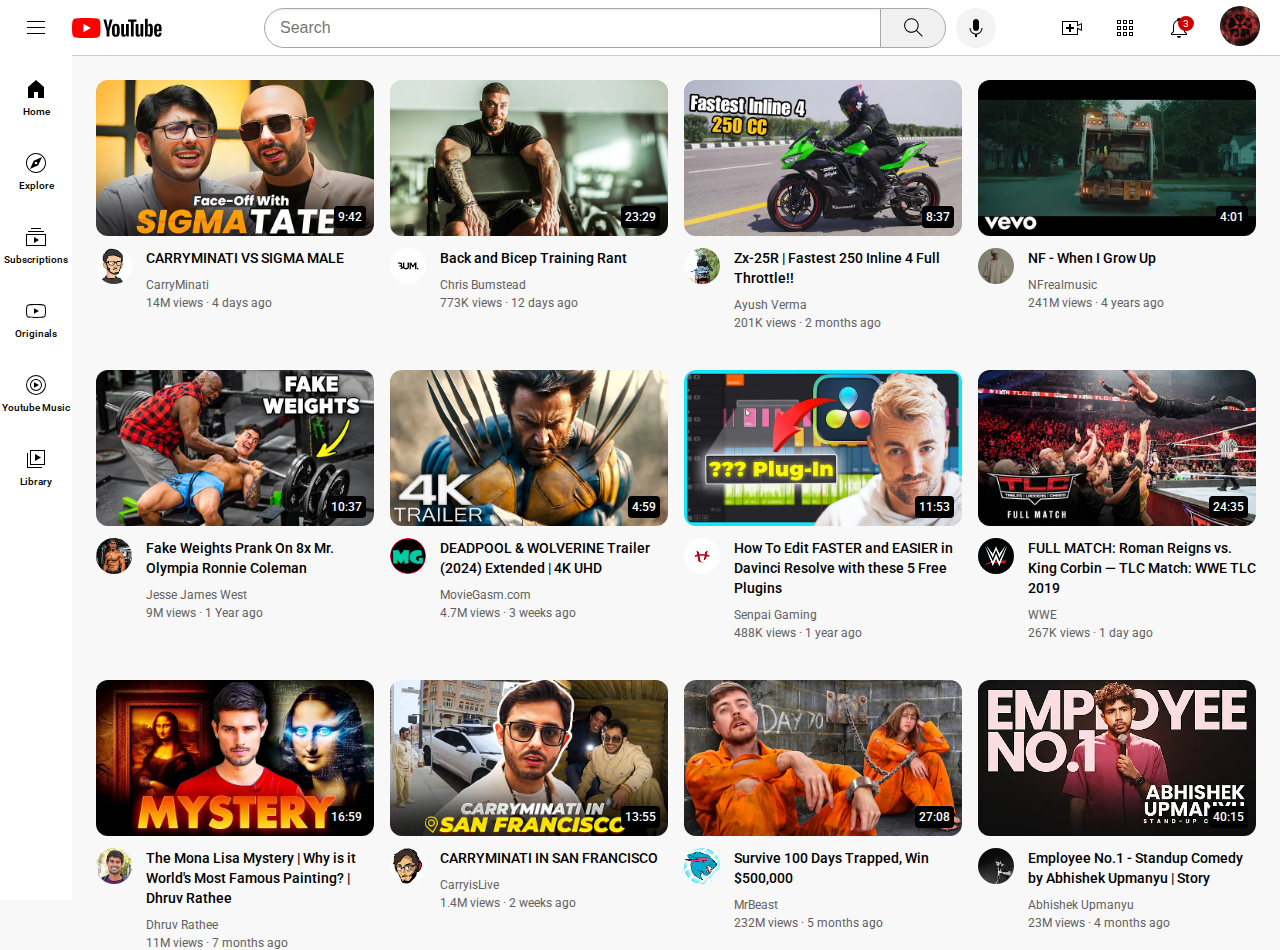
<file: index.html>
<!DOCTYPE html>
<html>
  <head>
    <meta charset="UTF-16">
    <meta name="viewport" content="width=device-width, initial-scale=1.0" />
    <link rel="icon" type="image/png" href="./icons/youtube.png">
    <title>Youtube</title>
    <link rel="preconnect" href="https://fonts.googleapis.com" />
    <link rel="preconnect" href="https://fonts.gstatic.com" crossorigin />
    <link
      href="https://fonts.googleapis.com/css2?family=Roboto:wght@400;500;700&display=swap"
      rel="stylesheet"
    />
    <link rel="stylesheet" href="styles/video.css">
    <link rel="stylesheet" href="styles/header.css">
    <link rel="stylesheet" href="styles/general.css">
    <link rel="stylesheet" href="styles/sidebar.css">
  </head>
  <body>
    <header class="header">
      <div class="left-section">
        <img class="hamberger-menu" src="icons/hamburger-menu.svg" alt="hamberger-menu">
        <img class="youtube-logo" src="icons/youtube-logo.svg" alt="youtube-logo">
      </div>
      <div class="middle-section">
        <input class="search-bar" placeholder="Search" type="text" />
        <button class="search-button">
          <img class="search-icon" src="icons/search.svg" alt="search-icon">
          <div class="tooltip">Search</div>
        </button>
        <button class="voice-search-button">
          <img class="voice-search-icon" src="icons/voice-search-icon.svg" alt="voice-search-icon">
          <div class="tooltip">Search with your voice</div>
        </button>
      </div>
      <div class="right-section">
        <div class="upload-icon-container">
          <img class="upload-icon" src="/icons/upload.svg" alt="" >
          <div class="tooltip">Upload</div>
        </div>
        <div class="youtube-apps-icon-container">
          <img src="/icons/youtube-apps.svg" alt="" class="youtube-apps-icon">
          <div class="tooltip">Youtube apps</div>
        </div>
        <div class="notification-icon-container">
          <img src="/icons/notifications.svg" alt="" class="notification-icon">
          <div class="notification-count">3</div>
          <div class="tooltip">Notifications</div>
        </div>
        <div class="profile-pic-container">
          <img src="/channel-pics/channels4_profile.jpg" alt="" class="current-profile-pic">
        </div>
      </div>
    </header>
    <nav class="sidebar">
      <div class="sidebar-link">
        <img class="home-icon" src="/icons/home.svg" alt="">
        <div>Home</div>
      </div>
      <div class="sidebar-link">
        <img class="explore-icon" src="/icons/explore.svg" alt="">
        <div>Explore</div>
      </div>
      <div class="sidebar-link">
        <img class="subscriptions-icon" src="/icons/subscriptions.svg" alt="">
        <div>Subscriptions</div>
      </div>
      <div class="sidebar-link">
        <img class="originals-icon" src="/icons/originals.svg" alt="">
        <div>Originals</div>
      </div>
      <div class="sidebar-link">
        <img class="youtube-music-icon" src="/icons/youtube-music.svg" alt="">
        <div>Youtube Music</div>
      </div>
      <div class="sidebar-link">
        <img class="library-icon" src="/icons/library.svg" alt="">
        <div>Library</div>
      </div>
    </nav>
    <main>
      <section class="video-grid">
        <div class="video-preview">
          <div class="thumbnail-box">
            <a href="https://www.youtube.com/watch?v=i2xxhRTs5Uc">
              <img class="thumbnail" src="/thumbnail/thumbnail-1.webp" />
            </a>
            <div class="video-time">9:42</div>
          </div>
          <div class="video-info-grid">
            <div class="channel-picture">
              <img class="profile-pic" src="/channel-pics/channel-1.jpeg" alt="" />
            </div>
            <div class="channel-info">
              <p class="video-title">
                CARRYMINATI VS SIGMA MALE
              </p>
              <p class="video-author">CarryMinati</p>
              <p class="video-stats">14M views &#183; 4 days ago</p>
            </div>
          </div>
        </div>
        <div class="video-preview">
          <div class="thumbnail-box">
            <a href="https://www.youtube.com/watch?v=Ea5KbgVDdWQ">
              <img class="thumbnail" src="/thumbnail/thumbnail-2.webp" />
            </a>
            <div class="video-time">23:29</div>
          </div>
          <div class="video-info-grid">
            <div class="channel-picture">
              <img class="profile-pic" src="/channel-pics/channel-2.jpeg" alt="" />
            </div>
            <div class="channel-info">
              <p class="video-title">
                Back and Bicep Training Rant
              </p>
              <p class="video-author">Chris Bumstead</p>
              <p class="video-stats">773K views &#183; 12 days ago</p>
            </div>
          </div>
        </div>
        <div class="video-preview">
          <div class="thumbnail-box">
            <a href="https://www.youtube.com/watch?v=oc2TDzWQaCU&pp=ygUFengyNXI%3D">
              <img class="thumbnail" src="/thumbnail/thumbnail-3.webp" />
            </a>
            <div class="video-time">8:37</div>
          </div>
          <div class="video-info-grid">
            <div class="channel-picture">
              <img class="profile-pic" src="/channel-pics/channel-3.jpeg" alt="" />
            </div>
            <div class="channel-info">
              <p class="video-title">
                Zx-25R | Fastest 250 Inline 4 Full Throttle!!
              </p>
              <p class="video-author">Ayush Verma</p>
              <p class="video-stats">201K views &#183; 2 months ago</p>
            </div>
          </div>
        </div>
        <div class="video-preview">
          <div class="thumbnail-box">
            <a href="https://www.youtube.com/watch?v=lxRwEPvL-mQ&pp=ygUOd2hlbiBpIGdyb3cgdXA%3D">
              <img class="thumbnail" src="/thumbnail/thumbnail-4.webp" />
            </a>
            <div class="video-time">4:01</div>
          </div>
          <div class="video-info-grid">
            <div class="channel-picture">
              <img class="profile-pic" src="/channel-pics/channel-4.jpeg" alt="" />
            </div>
            <div class="channel-info">
              <p class="video-title">
                NF - When I Grow Up
              </p>
              <p class="video-author">NFrealmusic</p>
              <p class="video-stats">241M views &#183; 4 years ago</p>
            </div>
          </div>
        </div>
        <div class="video-preview">
          <div class="thumbnail-box">
            <a href="https://www.youtube.com/watch?v=JQ_0TebgBb4&pp=ygURZmFrZSB3ZWlnaHQgcHJhbms%3D">
              <img class="thumbnail" src="/thumbnail/thumbnail-5.webp" />
            </a>
            <div class="video-time">10:37</div>
          </div>
          <div class="video-info-grid">
            <div class="channel-picture">
              <img class="profile-pic" src="/channel-pics/channel-5.jpeg" alt="" />
            </div>
            <div class="channel-info">
              <p class="video-title">
                Fake Weights Prank On 8x Mr. Olympia Ronnie Coleman
              </p>
              <p class="video-author">Jesse James West</p>
              <p class="video-stats">9M views &#183; 1 Year ago</p>
            </div>
          </div>
        </div>
        <div class="video-preview">
          <div class="thumbnail-box">
            <a href="https://www.youtube.com/watch?v=k8brhp_HTU4">
              <img class="thumbnail" src="/thumbnail/thumbnail-6.webp" />
            </a>
            <div class="video-time">4:59</div>
          </div>
          <div class="video-info-grid">
            <div class="channel-picture">
              <img class="profile-pic" src="/channel-pics/channel-6.jpeg" alt="" />
            </div>
            <div class="channel-info">
              <p class="video-title">
                DEADPOOL & WOLVERINE Trailer (2024) Extended | 4K UHD
              </p>
              <p class="video-author">MovieGasm.com</p>
              <p class="video-stats">4.7M views &#183; 3 weeks ago</p>
            </div>
          </div>
        </div>
        <div class="video-preview">
          <div class="thumbnail-box">
            <a href="https://www.youtube.com/watch?v=rl3tRPKHxeI">
              <img class="thumbnail" src="/thumbnail/thumbnail-7.webp" />
            </a>
            <div class="video-time">11:53</div>
          </div>
          <div class="video-info-grid">
            <div class="channel-picture">
              <img class="profile-pic" src="/channel-pics/channel-7.jpeg" alt="" />
            </div>
            <div class="channel-info">
              <p class="video-title">
                How To Edit FASTER and EASIER in Davinci Resolve with these 5 Free Plugins
              </p>
              <p class="video-author">Senpai Gaming</p>
              <p class="video-stats">488K views &#183; 1 year ago</p>
            </div>
          </div>
        </div>
        <div class="video-preview">
          <div class="thumbnail-box">
            <a href="https://www.youtube.com/watch?v=9iCraLZH110">
              <img class="thumbnail" src="/thumbnail/thumbnail-8.webp" />
            </a>
            <div class="video-time">24:35</div>
          </div>
          <div class="video-info-grid">
            <div class="channel-picture">
              <img class="profile-pic" src="/channel-pics/channel-8.jpeg" alt="" />
            </div>
            <div class="channel-info">
              <p class="video-title">
                FULL MATCH: Roman Reigns vs. King Corbin — TLC Match: WWE TLC 2019
              </p>
              <p class="video-author">WWE</p>
              <p class="video-stats">267K views &#183; 1 day ago</p>
            </div>
          </div>
        </div>
        <div class="video-preview">
          <div class="thumbnail-box">
            <a href="https://www.youtube.com/watch?v=AfswKw-Sb6M">
              <img class="thumbnail" src="/thumbnail/thumbnail-9.webp" />
            </a>
            <div class="video-time">16:59</div>
          </div>
          <div class="video-info-grid">
            <div class="channel-picture">
              <img class="profile-pic" src="/channel-pics/channel-9.jpeg" alt="" />
            </div>
            <div class="channel-info">
              <p class="video-title">
                The Mona Lisa Mystery | Why is it World's Most Famous Painting? | Dhruv Rathee
              </p>
              <p class="video-author">Dhruv Rathee</p>
              <p class="video-stats">11M views &#183; 7 months ago</p>
            </div>
          </div>
        </div>
        <div class="video-preview">
          <div class="thumbnail-box">
            <a href="https://www.youtube.com/watch?v=6jK9DsNLuno">
              <img class="thumbnail" src="/thumbnail/thumbnail-10.webp" />
            </a>
            <div class="video-time">13:55</div>
          </div>
          <div class="video-info-grid">
            <div class="channel-picture">
              <img class="profile-pic" src="/channel-pics/channel-10.jpeg" alt="" />
            </div>
            <div class="channel-info">
              <p class="video-title">
                CARRYMINATI IN SAN FRANCISCO
              </p>
              <p class="video-author">CarryisLive</p>
              <p class="video-stats">1.4M views &#183; 2 weeks ago</p>
            </div>
          </div>
        </div>
        <div class="video-preview">
          <div class="thumbnail-box">
            <a href="https://www.youtube.com/watch?v=9RhWXPcKBI8">
              <img class="thumbnail" src="/thumbnail/thumbnail-11.webp" />
            </a>
            <div class="video-time">27:08</div>
          </div>
          <div class="video-info-grid">
            <div class="channel-picture">
              <img class="profile-pic" src="/channel-pics/channel-11.jpeg" alt="" />
            </div>
            <div class="channel-info">
              <p class="video-title">
                Survive 100 Days Trapped, Win $500,000
              </p>
              <p class="video-author">MrBeast</p>
              <p class="video-stats">232M views &#183; 5 months ago</p>
            </div>
          </div>
        </div>
        <div class="video-preview">
          <div class="thumbnail-box">
            <img class="thumbnail" src="/thumbnail/thumbnail-12.webp" />
            <div class="video-time">40:15</div>
          </div>
          <div class="video-info-grid">
            <div class="channel-picture">
              <a href="https://www.youtube.com/watch?v=t8HrZTLRCeU">
                <img class="profile-pic" src="/channel-pics/channel-12.jpeg" alt="" />
              </a>
            </div>
            <div class="channel-info">
              <p class="video-title">
                Employee No.1 - Standup Comedy by Abhishek Upmanyu | Story
              </p>
              <p class="video-author">Abhishek Upmanyu</p>
              <p class="video-stats">23M views &#183; 4 months ago</p>
            </div>
          </div>
        </div>
      </section>
    </main>
  </body>
</html>
</file>
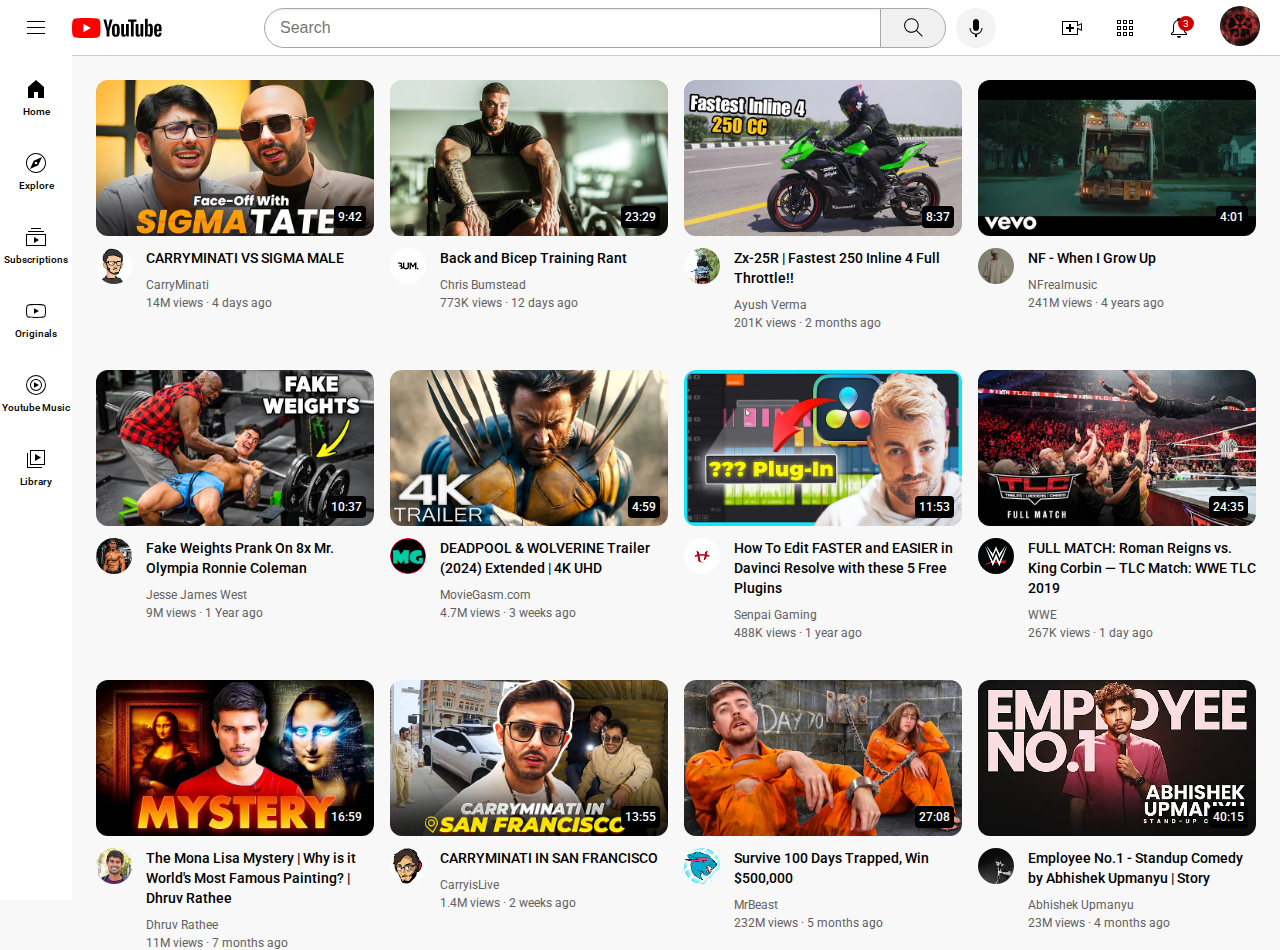
<file: youtube.html>
<!DOCTYPE html>
<html>
  <head>
    <title>Youtube.com Clone</title>
    <link rel="preconnect" href="https://fonts.googleapis.com" />
    <link rel="preconnect" href="https://fonts.gstatic.com" crossorigin />
    <link
      href="https://fonts.googleapis.com/css2?family=Roboto:wght@400;500;700&display=swap"
      rel="stylesheet"
    />
    <link rel="stylesheet" href="styles/video.css">
    <link rel="stylesheet" href="styles/header.css">
    <link rel="stylesheet" href="styles/general.css">
    <link rel="stylesheet" href="styles/sidebar.css">
  </head>
  <body>
    <header class="header">
      <div class="left-section">
        <img class="hamberger-menu" src="icons/hamburger-menu.svg" alt="hamberger-menu">
        <img class="youtube-logo" src="icons/youtube-logo.svg" alt="youtube-logo">
      </div>
      <div class="middle-section">
        <input class="search-bar" placeholder="Search" type="text" />
        <button class="search-button">
          <img class="search-icon" src="icons/search.svg" alt="search-icon">
          <div class="tooltip">Search</div>
        </button>
        <button class="voice-search-button">
          <img class="voice-search-icon" src="icons/voice-search-icon.svg" alt="voice-search-icon">
          <div class="tooltip">Search with your voice</div>
        </button>
      </div>
      <div class="right-section">
        <div class="upload-icon-container">
          <img class="upload-icon" src="/icons/upload.svg" alt="" >
          <div class="tooltip">Upload</div>
        </div>
        <div class="youtube-apps-icon-container">
          <img src="/icons/youtube-apps.svg" alt="" class="youtube-apps-icon">
          <div class="tooltip">Youtube apps</div>
        </div>
        <div class="notification-icon-container">
          <img src="/icons/notifications.svg" alt="" class="notification-icon">
          <div class="notification-count">3</div>
          <div class="tooltip">Notifications</div>
        </div>
        <div class="profile-pic-container">
          <img src="/channel-pics/channels4_profile.jpg" alt="" class="current-profile-pic">
        </div>
      </div>
    </header>
    <nav class="sidebar">
      <div class="sidebar-link">
        <img class="home-icon" src="/icons/home.svg" alt="">
        <div>Home</div>
      </div>
      <div class="sidebar-link">
        <img class="explore-icon" src="/icons/explore.svg" alt="">
        <div>Explore</div>
      </div>
      <div class="sidebar-link">
        <img class="subscriptions-icon" src="/icons/subscriptions.svg" alt="">
        <div>Subscriptions</div>
      </div>
      <div class="sidebar-link">
        <img class="originals-icon" src="/icons/originals.svg" alt="">
        <div>Originals</div>
      </div>
      <div class="sidebar-link">
        <img class="youtube-music-icon" src="/icons/youtube-music.svg" alt="">
        <div>Youtube Music</div>
      </div>
      <div class="sidebar-link">
        <img class="library-icon" src="/icons/library.svg" alt="">
        <div>Library</div>
      </div>
    </nav>
    <main>
      <section class="video-grid">
        <div class="video-preview">
          <div class="thumbnail-box">
            <a href="https://www.youtube.com/watch?v=i2xxhRTs5Uc">
              <img class="thumbnail" src="/thumbnail/thumbnail-1.webp" />
            </a>
            <div class="video-time">9:42</div>
          </div>
          <div class="video-info-grid">
            <div class="channel-picture">
              <img class="profile-pic" src="/channel-pics/channel-1.jpeg" alt="" />
            </div>
            <div class="channel-info">
              <p class="video-title">
                CARRYMINATI VS SIGMA MALE
              </p>
              <p class="video-author">CarryMinati</p>
              <p class="video-stats">14M views &#183; 4 days ago</p>
            </div>
          </div>
        </div>
        <div class="video-preview">
          <div class="thumbnail-box">
            <a href="https://www.youtube.com/watch?v=Ea5KbgVDdWQ">
              <img class="thumbnail" src="/thumbnail/thumbnail-2.webp" />
            </a>
            <div class="video-time">23:29</div>
          </div>
          <div class="video-info-grid">
            <div class="channel-picture">
              <img class="profile-pic" src="/channel-pics/channel-2.jpeg" alt="" />
            </div>
            <div class="channel-info">
              <p class="video-title">
                Back and Bicep Training Rant
              </p>
              <p class="video-author">Chris Bumstead</p>
              <p class="video-stats">773K views &#183; 12 days ago</p>
            </div>
          </div>
        </div>
        <div class="video-preview">
          <div class="thumbnail-box">
            <a href="https://www.youtube.com/watch?v=oc2TDzWQaCU&pp=ygUFengyNXI%3D">
              <img class="thumbnail" src="/thumbnail/thumbnail-3.webp" />
            </a>
            <div class="video-time">8:37</div>
          </div>
          <div class="video-info-grid">
            <div class="channel-picture">
              <img class="profile-pic" src="/channel-pics/channel-3.jpeg" alt="" />
            </div>
            <div class="channel-info">
              <p class="video-title">
                Zx-25R | Fastest 250 Inline 4 Full Throttle!!
              </p>
              <p class="video-author">Ayush Verma</p>
              <p class="video-stats">201K views &#183; 2 months ago</p>
            </div>
          </div>
        </div>
        <div class="video-preview">
          <div class="thumbnail-box">
            <a href="https://www.youtube.com/watch?v=lxRwEPvL-mQ&pp=ygUOd2hlbiBpIGdyb3cgdXA%3D">
              <img class="thumbnail" src="/thumbnail/thumbnail-4.webp" />
            </a>
            <div class="video-time">4:01</div>
          </div>
          <div class="video-info-grid">
            <div class="channel-picture">
              <img class="profile-pic" src="/channel-pics/channel-4.jpeg" alt="" />
            </div>
            <div class="channel-info">
              <p class="video-title">
                NF - When I Grow Up
              </p>
              <p class="video-author">NFrealmusic</p>
              <p class="video-stats">241M views &#183; 4 years ago</p>
            </div>
          </div>
        </div>
        <div class="video-preview">
          <div class="thumbnail-box">
            <a href="https://www.youtube.com/watch?v=JQ_0TebgBb4&pp=ygURZmFrZSB3ZWlnaHQgcHJhbms%3D">
              <img class="thumbnail" src="/thumbnail/thumbnail-5.webp" />
            </a>
            <div class="video-time">10:37</div>
          </div>
          <div class="video-info-grid">
            <div class="channel-picture">
              <img class="profile-pic" src="/channel-pics/channel-5.jpeg" alt="" />
            </div>
            <div class="channel-info">
              <p class="video-title">
                Fake Weights Prank On 8x Mr. Olympia Ronnie Coleman
              </p>
              <p class="video-author">Jesse James West</p>
              <p class="video-stats">9M views &#183; 1 Year ago</p>
            </div>
          </div>
        </div>
        <div class="video-preview">
          <div class="thumbnail-box">
            <a href="https://www.youtube.com/watch?v=k8brhp_HTU4">
              <img class="thumbnail" src="/thumbnail/thumbnail-6.webp" />
            </a>
            <div class="video-time">4:59</div>
          </div>
          <div class="video-info-grid">
            <div class="channel-picture">
              <img class="profile-pic" src="/channel-pics/channel-6.jpeg" alt="" />
            </div>
            <div class="channel-info">
              <p class="video-title">
                DEADPOOL & WOLVERINE Trailer (2024) Extended | 4K UHD
              </p>
              <p class="video-author">MovieGasm.com</p>
              <p class="video-stats">4.7M views &#183; 3 weeks ago</p>
            </div>
          </div>
        </div>
        <div class="video-preview">
          <div class="thumbnail-box">
            <a href="https://www.youtube.com/watch?v=rl3tRPKHxeI">
              <img class="thumbnail" src="/thumbnail/thumbnail-7.webp" />
            </a>
            <div class="video-time">11:53</div>
          </div>
          <div class="video-info-grid">
            <div class="channel-picture">
              <img class="profile-pic" src="/channel-pics/channel-7.jpeg" alt="" />
            </div>
            <div class="channel-info">
              <p class="video-title">
                How To Edit FASTER and EASIER in Davinci Resolve with these 5 Free Plugins
              </p>
              <p class="video-author">Senpai Gaming</p>
              <p class="video-stats">488K views &#183; 1 year ago</p>
            </div>
          </div>
        </div>
        <div class="video-preview">
          <div class="thumbnail-box">
            <a href="https://www.youtube.com/watch?v=9iCraLZH110">
              <img class="thumbnail" src="/thumbnail/thumbnail-8.webp" />
            </a>
            <div class="video-time">24:35</div>
          </div>
          <div class="video-info-grid">
            <div class="channel-picture">
              <img class="profile-pic" src="/channel-pics/channel-8.jpeg" alt="" />
            </div>
            <div class="channel-info">
              <p class="video-title">
                FULL MATCH: Roman Reigns vs. King Corbin — TLC Match: WWE TLC 2019
              </p>
              <p class="video-author">WWE</p>
              <p class="video-stats">267K views &#183; 1 day ago</p>
            </div>
          </div>
        </div>
        <div class="video-preview">
          <div class="thumbnail-box">
            <a href="https://www.youtube.com/watch?v=AfswKw-Sb6M">
              <img class="thumbnail" src="/thumbnail/thumbnail-9.webp" />
            </a>
            <div class="video-time">16:59</div>
          </div>
          <div class="video-info-grid">
            <div class="channel-picture">
              <img class="profile-pic" src="/channel-pics/channel-9.jpeg" alt="" />
            </div>
            <div class="channel-info">
              <p class="video-title">
                The Mona Lisa Mystery | Why is it World's Most Famous Painting? | Dhruv Rathee
              </p>
              <p class="video-author">Dhruv Rathee</p>
              <p class="video-stats">11M views &#183; 7 months ago</p>
            </div>
          </div>
        </div>
        <div class="video-preview">
          <div class="thumbnail-box">
            <a href="https://www.youtube.com/watch?v=6jK9DsNLuno">
              <img class="thumbnail" src="/thumbnail/thumbnail-10.webp" />
            </a>
            <div class="video-time">13:55</div>
          </div>
          <div class="video-info-grid">
            <div class="channel-picture">
              <img class="profile-pic" src="/channel-pics/channel-10.jpeg" alt="" />
            </div>
            <div class="channel-info">
              <p class="video-title">
                CARRYMINATI IN SAN FRANCISCO
              </p>
              <p class="video-author">CarryisLive</p>
              <p class="video-stats">1.4M views &#183; 2 weeks ago</p>
            </div>
          </div>
        </div>
        <div class="video-preview">
          <div class="thumbnail-box">
            <a href="https://www.youtube.com/watch?v=9RhWXPcKBI8">
              <img class="thumbnail" src="/thumbnail/thumbnail-11.webp" />
            </a>
            <div class="video-time">27:08</div>
          </div>
          <div class="video-info-grid">
            <div class="channel-picture">
              <img class="profile-pic" src="/channel-pics/channel-11.jpeg" alt="" />
            </div>
            <div class="channel-info">
              <p class="video-title">
                Survive 100 Days Trapped, Win $500,000
              </p>
              <p class="video-author">MrBeast</p>
              <p class="video-stats">232M views &#183; 5 months ago</p>
            </div>
          </div>
        </div>
        <div class="video-preview">
          <div class="thumbnail-box">
            <img class="thumbnail" src="/thumbnail/thumbnail-12.webp" />
            <div class="video-time">40:15</div>
          </div>
          <div class="video-info-grid">
            <div class="channel-picture">
              <a href="https://www.youtube.com/watch?v=t8HrZTLRCeU">
                <img class="profile-pic" src="/channel-pics/channel-12.jpeg" alt="" />
              </a>
            </div>
            <div class="channel-info">
              <p class="video-title">
                Employee No.1 - Standup Comedy by Abhishek Upmanyu | Story
              </p>
              <p class="video-author">Abhishek Upmanyu</p>
              <p class="video-stats">23M views &#183; 4 months ago</p>
            </div>
          </div>
        </div>
      </section>
    </main>
  </body>
</html>
</file>
<file: styles/video.css>
.video-grid{
  display: grid;
  grid-template-columns: 1fr 1fr 1fr;
  column-gap: 16px;
  row-gap: 40px;
}
@media screen and (max-width: 750px) {
  .video-grid{
    grid-template-columns: 1fr 1fr;
  }
}
@media (min-width: 751px) and (max-width:999px){
  .video-grid{
    grid-template-columns: 1fr 1fr 1fr;
  }
}
@media screen and (min-width: 1000px) {
  .video-grid{
    grid-template-columns: 1fr 1fr 1fr 1fr;
  }
}
.thumbnail {
  width: 100%;
  border-radius: 12px;
}
.video-info-grid{
  display: grid;
  grid-template-columns: 50px 1fr;
}
.profile-pic {
  width: 36px;
  border-radius: 50%;
}
.video-title {
  margin-top: 0;
  font-size: 14px;
  font-weight: 500;
  line-height: 20px;
  margin-bottom: 10px;
}
.thumbnail-box{
  margin-bottom: 8px;
  position: relative;
}
.video-author,.video-stats{
  font-size: 12px;
  color: rgb(96, 96, 96);
}
.video-author{
  margin-bottom: 4px;
}
.video-time{
  background-color: black;
  color: white;
  position: absolute;
  bottom: 12px;
  right: 8px;
  font-size: 12px;
  font-weight: 500;
  padding-top: 4px;
  padding-bottom: 4px;
  padding-left: 4px;
  padding-right: 4px;
  border-radius: 4px;
}
</file>
<file: styles/header.css>
.header{
  height: 55px;
  display: flex;
  flex-direction: row;
  justify-content: space-between;
  position: fixed;
  top: 0;
  left: 0;
  right: 0;
  background-color: white;
  border-bottom-width: 1px;
  border-bottom-style: solid;
  border-bottom-color: rgb(206, 206, 206);
  z-index: 100;
}
.left-section{
  display: flex;
  align-items: center;
  justify-content: start;
  width: 200px;
}
.hamberger-menu{
  height: 24px;
  margin-left: 24px;
  margin-right: 24px;
}
.youtube-logo{
  height: 20px;
}
.middle-section{
  flex: 1;
  max-width: 732px;
  display: flex;
  align-items: center;
  width: 0;
}
.search-bar{
  flex: 1;
  height: 36px;
  padding-left: 15px;
  font-size: 16px;
  border-width: 1px;
  border-style: solid;
  border-color: rgb(167, 167, 167);
  border-top-left-radius: 20px;
  border-bottom-left-radius: 20px;
  box-shadow: inset 1px 2px 3px rgba(0, 0, 0, 0.05);
}
.search-bar::placeholder{
  font-size: 16px;
}
.search-button{
  height: 40px;
  width: 66px;
  background-color: rgb(240,240,240);
  border-width: 1px;
  border-style: solid;
  border-color: rgb(167, 167, 167);
  border-bottom-right-radius: 20px;
  border-top-right-radius: 20px;
  margin-left: -1px;
  margin-right: 10px;
}
.search-button,
.voice-search-button,
.upload-icon-container,
.youtube-apps-icon-container,
.notification-icon-container
{
  position: relative;
  display: flex;
  justify-content: center;
  align-items: center;
  cursor: pointer;
}
.search-button .tooltip,
.voice-search-button .tooltip
{
  font-size: 12px;
  background-color: gray;
  color: white;
  padding: 10px 12px;
  border-radius: 2px;
  position: absolute;
  bottom: -42px;
  opacity: 0;
  pointer-events: none;
  transition: opacity 0.15s;
  white-space: nowrap;
}
.search-button:hover .tooltip,
.voice-search-button:hover .tooltip
{
  opacity: 1;
}
.search-icon{
  height: 25px;
}
.voice-search-button{
  height: 40px;
  width: 40px;
  border-radius: 50%;
  border: none;
  background-color: rgb(244, 243, 243);
}
.voice-search-icon{
  height: 24px;
}
.right-section{
  width: 200px;
  display: flex;
  align-items: center;
  justify-content: space-between;
  margin-right: 20px;
  flex-shrink: 0;
}
.upload-icon-container .tooltip,
.youtube-apps-icon-container .tooltip,
.notification-icon-container .tooltip
{
  font-size: 12px;
  background-color: gray;
  color: white;
  padding: 10px 12px;
  border-radius: 2px;
  position: absolute;
  bottom: -50px;
  opacity: 0;
  pointer-events: none;
  transition: opacity 0.15s;
  white-space: nowrap;
}
.upload-icon-container:hover .tooltip,
.youtube-apps-icon-container:hover .tooltip,
.notification-icon-container:hover .tooltip
{
  opacity: 1;
}
.upload-icon{
  height: 24px;
}
.youtube-apps-icon{
  height: 24px;
}
.notification-icon-container{
  position: relative;
}
.notification-icon{
  height: 24px;
}
.notification-count{
  background-color: rgb(204, 0, 0);
  color: white;
  position: absolute;
  top: 0;
  right: -3px;
  font-size: 10px;
  padding-left: 5px;
  padding-right: 5px;
  padding-top: 2px;
  padding-bottom: 2px;
  border-radius: 50%;
}
.current-profile-pic{
  height: 40px;
  border-radius: 50%;
}
</file>
<file: styles/general.css>
body{
  font-family: Roboto,Arial;
  margin: 0;
  padding-top: 80px;
  padding-left: 96px;
  padding-right: 24px;
  background-color: rgb(248, 248, 248);
}
p{
  margin-top: 0;
  margin-bottom: 0;
}
</file>
<file: styles/sidebar.css>
.sidebar{
  position: fixed;
  left: 0;
  top: 55px;
  bottom: 0;
  width: 72px;
  background-color: white;
  z-index: 200;
  padding-top: 5px;
}
.sidebar-link{
  height: 74px;
  display: flex;
  justify-content: center;
  align-items: center;
  flex-direction: column;
  cursor: pointer;
}
.sidebar-link:hover{
  background-color: rgb(232, 232, 232);
}
.sidebar-link img{
  height: 24px;
  margin-bottom: 5px;
}
.sidebar-link div{
  font-size: 10px;
  font-weight: 500;
}
</file>
